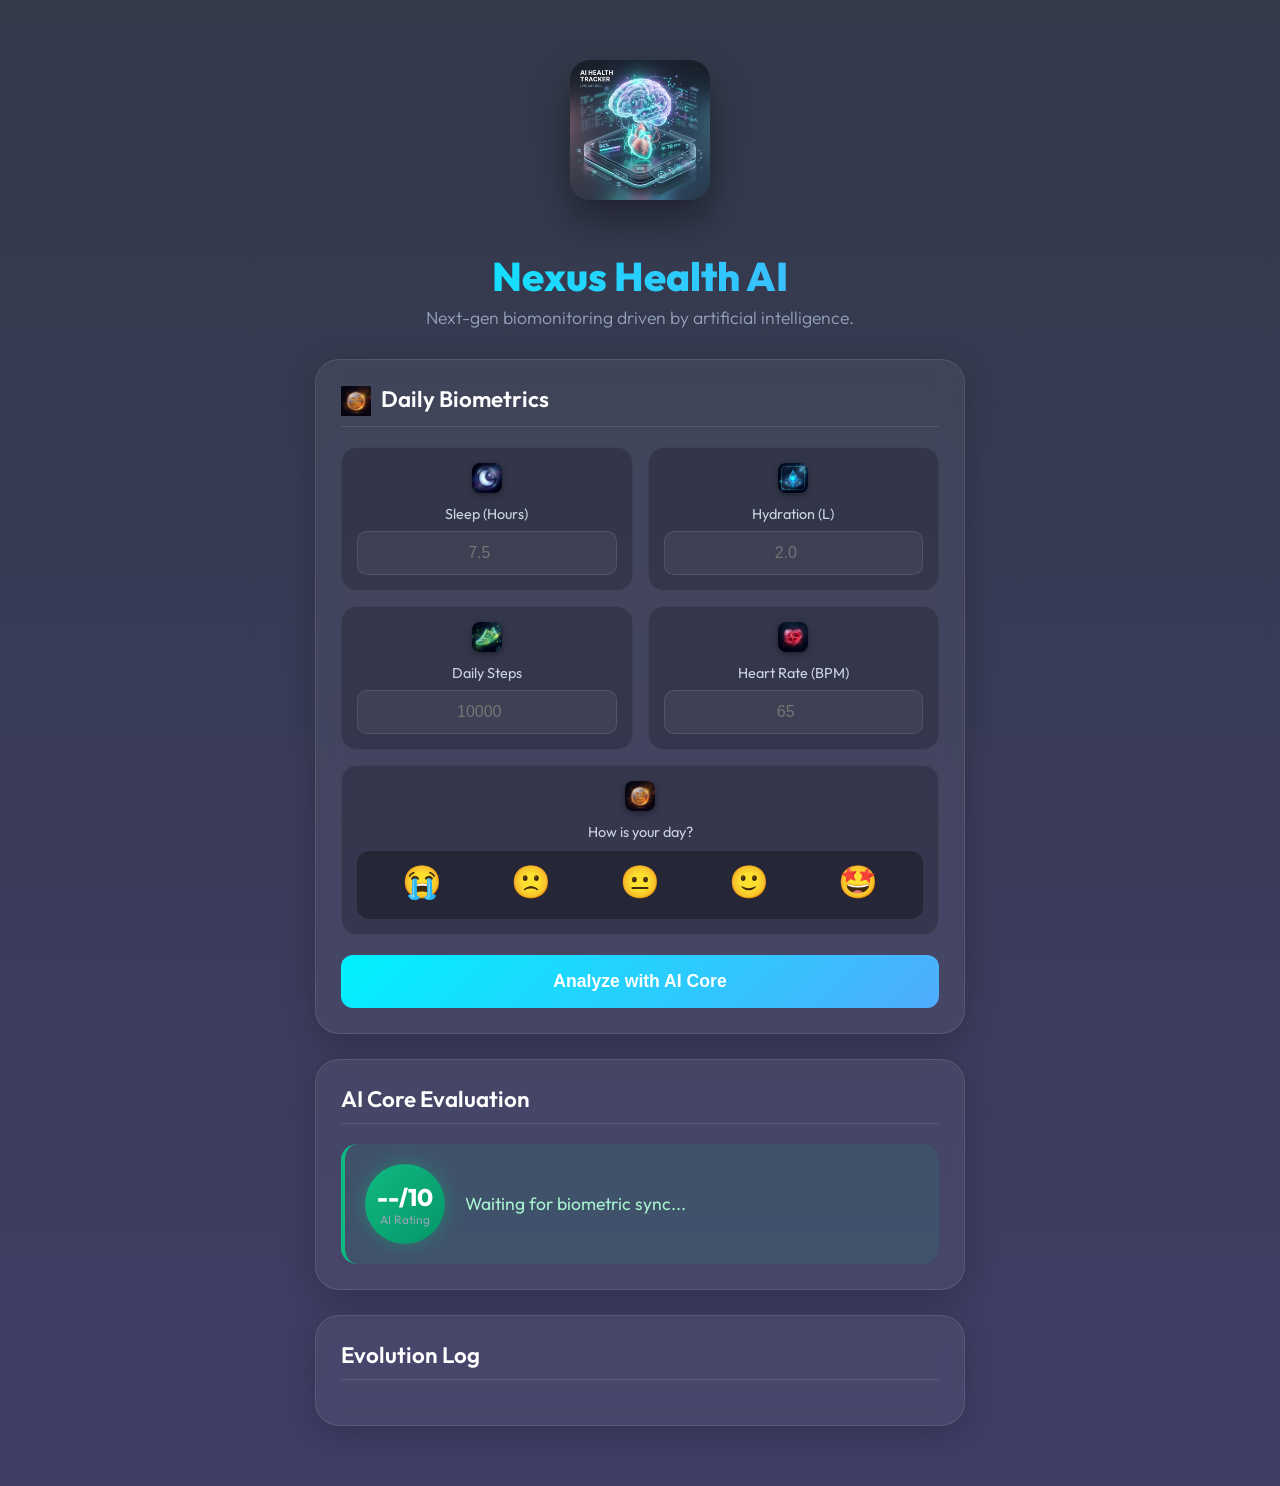
<file: index.html>
<!DOCTYPE html>
<html lang="en">
<head>
    <meta charset="UTF-8">
    <meta name="viewport" content="width=device-width, initial-scale=1.0">
    <title>Nexus Health AI</title>
    <link rel="stylesheet" href="style.css">
</head>
<body>

    <div class="container">

        <div class="hero-header">
            <img src="health_hero.png" alt="AI Brain and Heart" class="hero-image">
            <h1>Nexus Health AI</h1>
            <p class="subtitle">Next-gen biomonitoring driven by artificial intelligence.</p>
        </div>

        <div class="card">
            <h2><img src="mood_icon.png" style="width:30px; vertical-align:middle; margin-right:10px;">Daily Biometrics</h2>
            
            <div class="metrics-grid">
                <div class="metric-card">
                    <img src="sleep_icon.png" class="metric-icon">
                    <label>Sleep (Hours)</label>
                    <input type="number" id="sleep" placeholder="7.5">
                </div>
                
                <div class="metric-card">
                    <img src="water_icon.png" class="metric-icon">
                    <label>Hydration (L)</label>
                    <input type="number" id="water" placeholder="2.0">
                </div>
                
                <div class="metric-card">
                    <img src="steps_icon.png" class="metric-icon">
                    <label>Daily Steps</label>
                    <input type="number" id="steps" placeholder="10000">
                </div>
                
                <div class="metric-card">
                    <img src="heart_icon.png" class="metric-icon">
                    <label>Heart Rate (BPM)</label>
                    <input type="number" id="heart" placeholder="65">
                </div>

                <div class="metric-card mood-card">
                    <img src="mood_icon.png" class="metric-icon">
                    <label>How is your day?</label>
                    <div class="mood-selector">
                        <label><input type="radio" name="mood" value="Terrible"> 😭</label>
                        <label><input type="radio" name="mood" value="Bad"> 🙁</label>
                        <label><input type="radio" name="mood" value="Okay"> 😐</label>
                        <label><input type="radio" name="mood" value="Good" checked> 🙂</label>
                        <label><input type="radio" name="mood" value="Amazing"> 🤩</label>
                    </div>
                </div>
            </div>
            
            <button onclick="analyzeHealth()">Analyze with AI Core</button>
        </div>

        <div class="card">
            <h2>AI Core Evaluation</h2>
            <div id="loading" style="display:none; text-align:center;">
                <div class="loader">
                    <div class="dot"></div>
                    <div class="dot"></div>
                    <div class="dot"></div>
                </div>
                <p style="color:#4facfe; margin-top:5px; font-weight:600;">AI is assembling insights...</p>
            </div>
            
            <div id="evaluation-container">
                <div class="score-circle">
                    <span id="score-display">--/10</span>
                    <p style="margin:0; font-size:12px; color:#94a3b8">AI Rating</p>
                </div>
                <p id="result">Waiting for biometric sync...</p>
            </div>
        </div>

        <div class="card">
            <h2>Evolution Log</h2>
            <ul id="log"></ul>
        </div>

    </div>
    <script src="script.js"></script>
</body>
</html>
</file>
<file: style.css>
@import url('https://fonts.googleapis.com/css2?family=Outfit:wght@300;400;600;800&display=swap');

body {
    font-family: 'Outfit', sans-serif;
    background: linear-gradient(rgba(15, 23, 42, 0.85), rgba(30, 27, 75, 0.85)), 
                url("https://images.unsplash.com/photo-1454496522488-7a8e488e8606?q=80&w=2500&auto=format&fit=crop") no-repeat center center fixed;
    background-size: cover;
    color: #e2e8f0;
    margin: 0;
    padding: 0;
    min-height: 100vh;
    display: flex;
    justify-content: center;
    align-items: center;
}

.container {
    width: 100%;
    max-width: 650px;
    margin: 40px auto;
    padding: 20px;
}

.hero-header {
    text-align: center;
    margin-bottom: 30px;
}

.hero-image {
    width: 100%;
    max-width: 140px;
    border-radius: 20px;
    box-shadow: 0 20px 40px rgba(0,0,0,0.4);
    margin-bottom: 20px;
    position: relative;
    z-index: 2;
    animation: float 6s ease-in-out infinite;
}

@keyframes float {
    0% { transform: translateY(0px); }
    50% { transform: translateY(-15px); }
    100% { transform: translateY(0px); }
}

h1 {
    font-size: 2.5rem;
    font-weight: 800;
    background: linear-gradient(to right, #00f2fe, #4facfe);
    -webkit-background-clip: text;
    background-clip: text;
    -webkit-text-fill-color: transparent;
    margin-bottom: 5px;
}

p.subtitle {
    color: #94a3b8;
    font-size: 1.1rem;
    font-weight: 300;
    margin-top: 0;
}

.card {
    background: rgba(255, 255, 255, 0.05);
    backdrop-filter: blur(12px);
    -webkit-backdrop-filter: blur(12px);
    border: 1px solid rgba(255, 255, 255, 0.1);
    padding: 25px;
    margin-top: 25px;
    border-radius: 24px;
    box-shadow: 0 8px 32px rgba(0, 0, 0, 0.2);
}

h2 {
    color: #ffffff;
    font-weight: 600;
    font-size: 1.4rem;
    margin-top: 0;
    border-bottom: 1px solid rgba(255,255,255,0.1);
    padding-bottom: 10px;
    margin-bottom: 20px;
}

/* NEW GRID LAYOUT */
.metrics-grid {
    display: grid;
    grid-template-columns: 1fr 1fr;
    gap: 15px;
    margin-bottom: 20px;
}

.metric-card {
    background: rgba(0, 0, 0, 0.2);
    border: 1px solid rgba(255, 255, 255, 0.05);
    border-radius: 16px;
    padding: 15px;
    text-align: center;
    transition: transform 0.2s;
}

.metric-card:hover {
    transform: translateY(-3px);
    border-color: rgba(79, 172, 254, 0.4);
}

.metric-card.mood-card {
    grid-column: span 2;
}

.metric-icon {
    width: 30px;
    height: 30px;
    object-fit: cover;
    border-radius: 8px;
    margin-bottom: 8px;
    box-shadow: 0 2px 6px rgba(0,0,0,0.4);
}

/* EMOJI MOOD SELECTOR */
.mood-selector {
    display: flex;
    justify-content: space-around;
    margin-top: 10px;
    background: rgba(0, 0, 0, 0.3);
    padding: 10px;
    border-radius: 12px;
}

.mood-selector label {
    font-size: 2rem;
    cursor: pointer;
    transition: transform 0.2s;
}

.mood-selector label:hover {
    transform: scale(1.2);
}

.mood-selector input {
    display: none;
}

/* Change styling significantly when radio button is selected */
input[type="radio"]:checked + textNode {
    filter: drop-shadow(0 0 10px #4facfe);
}

.mood-selector input:checked + label {
     /* Using a hack to highlight the emoji label directly */
     background: rgba(255, 255, 255, 0.1);
     padding: 5px;
     border-radius: 5px;
     transform: scale(1.2);
}

label {
    display: block;
    color: #cbd5e1;
    font-size: 0.9rem;
    margin-bottom: 8px;
    font-weight: 400;
}

input[type="number"] {
    width: 100%;
    box-sizing: border-box;
    padding: 12px;
    background: rgba(255, 255, 255, 0.05);
    border: 1px solid rgba(255, 255, 255, 0.1);
    color: white;
    border-radius: 10px;
    font-size: 1rem;
    text-align: center;
    transition: all 0.3s;
}

input[type="number"]:focus {
    outline: none;
    border-color: #4facfe;
    box-shadow: 0 0 10px rgba(79, 172, 254, 0.3);
}

button {
    width: 100%;
    padding: 16px;
    background: linear-gradient(135deg, #00f2fe 0%, #4facfe 100%);
    color: white;
    border: none;
    border-radius: 12px;
    font-size: 1.1rem;
    font-weight: 600;
    cursor: pointer;
    transition: all 0.3s ease;
}

button:hover {
    transform: translateY(-2px);
    box-shadow: 0 15px 25px rgba(0, 242, 254, 0.4);
}

/* AI RATING DISPLAY */
#evaluation-container {
    display: flex;
    align-items: center;
    gap: 20px;
    background: rgba(16, 185, 129, 0.1);
    padding: 20px;
    border-radius: 16px;
    border-left: 4px solid #10b981;
    transition: opacity 0.3s;
}

.score-circle {
    background: linear-gradient(135deg, #10b981, #059669);
    min-width: 80px;
    height: 80px;
    border-radius: 50%;
    display: flex;
    flex-direction: column;
    justify-content: center;
    align-items: center;
    box-shadow: 0 0 20px rgba(16, 185, 129, 0.4);
}

#score-display {
    font-size: 1.5rem;
    font-weight: 800;
    color: white;
}

#result {
    font-weight: 400;
    color: #a7f3d0;
    font-size: 1.1rem;
    line-height: 1.5;
    margin: 0;
}

#log {
    list-style-type: none;
    padding: 0;
    margin: 0;
}

#log li {
    background: rgba(255,255,255,0.03);
    padding: 12px 16px;
    margin-bottom: 10px;
    border-radius: 10px;
    color: #cbd5e1;
    font-size: 0.95rem;
    border-left: 3px solid #818cf8;
}

/* --- NEW AI THINKING LOADER ANIMATION --- */
.loader {
    display: flex;
    justify-content: center;
    align-items: center;
    gap: 8px;
    padding: 10px;
}

.loader .dot {
    width: 15px;
    height: 15px;
    background-image: linear-gradient(135deg, #00f2fe 0%, #4facfe 100%);
    border-radius: 50%;
    animation: bounce 1.5s infinite ease-in-out both;
    box-shadow: 0 0 10px rgba(0, 242, 254, 0.5);
}

.loader .dot:nth-child(1) { animation-delay: -0.32s; }
.loader .dot:nth-child(2) { animation-delay: -0.16s; }

@keyframes bounce {
    0%, 80%, 100% { transform: scale(0); opacity: 0.3; }
    40% { transform: scale(1); opacity: 1; }
}
</file>
